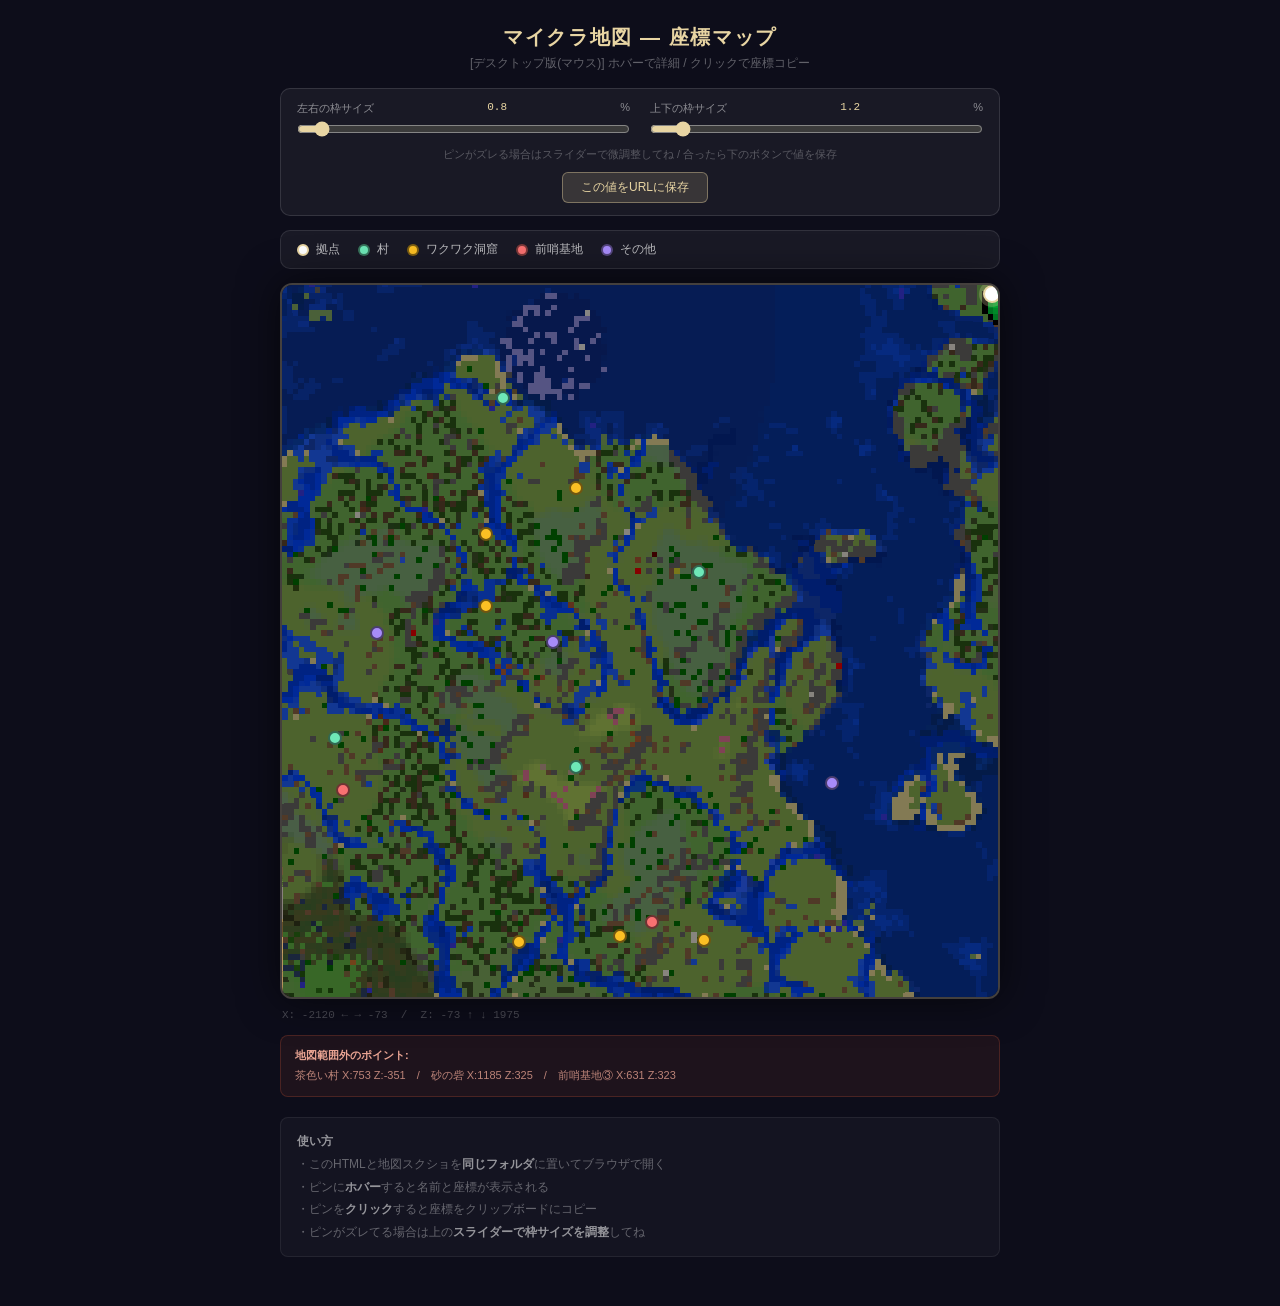
<file: index.html>
<!DOCTYPE html>
<html lang="ja">
<head>
<meta charset="UTF-8">
<meta name="viewport" content="width=device-width, initial-scale=1.0">
<title>マイクラ地図 — 座標マップ</title>
</head>
<body>
  <link rel="stylesheet" href="style.css">
<h1>マイクラ地図 — 座標マップ</h1>
<p class="subtitle" id="subtitle">ホバーで詳細 / ピンクリックで座標コピー</p>

<!-- 枠調整パネル -->
<div class="adjust-panel">
  <div class="adjust-row">
    <div class="adjust-label">左右の枠サイズ <span id="valH">0.8</span>%</div>
    <input type="range" id="sliderH" min="0" max="15" step="0.1" value="0.8">
  </div>
  <div class="adjust-row">
    <div class="adjust-label">上下の枠サイズ <span id="valV">1.2</span>%</div>
    <input type="range" id="sliderV" min="0" max="15" step="0.1" value="1.2">
  </div>
  <div class="adjust-hint">ピンがズレる場合はスライダーで微調整してね / 合ったら下のボタンで値を保存</div>
  <div style="grid-column:1/-1; text-align:center;">
    <button id="saveBtn" style="
      background: rgba(232,213,163,0.15); border: 0.5px solid rgba(232,213,163,0.4);
      color: #e8d5a3; padding: 6px 18px; border-radius: 6px; cursor: pointer; font-size: 12px;
    ">この値をURLに保存</button>
    <span id="saveMsg" style="font-size:11px; color:rgba(255,255,255,0.3); margin-left:10px;"></span>
  </div>
</div>

<!-- 凡例 -->
<div class="legend">
  <div class="legend-item"><div class="legend-dot" style="background:#fff;border-color:#e8d5a3;"></div>拠点</div>
  <div class="legend-item"><div class="legend-dot" style="background:#6ee7b7;"></div>村</div>
  <div class="legend-item"><div class="legend-dot" style="background:#fbbf24;"></div>ワクワク洞窟</div>
  <div class="legend-item"><div class="legend-dot" style="background:#f87171;"></div>前哨基地</div>
  <div class="legend-item"><div class="legend-dot" style="background:#a78bfa;"></div>その他</div>
</div>

<!-- 地図本体 -->
<div class="map-outer">
  <div class="map-aspect">
    <img id="mapImg" src="map_image/Minecraft_for_Windows_2026_06_03_3_44_07.png" alt="マイクラ地図" />
    <div class="map-fallback" id="fallback" style="display:none;">
      <strong>地図画像が見つかりません</strong>
      <span>このHTMLと同じフォルダに画像を置いてください</span>
      <code>Minecraft_for_Windows_2026_06_03_3_44_07.png</code>
    </div>
    <div class="pins-layer" id="pinsLayer"></div>
  </div>
</div>

<div class="coords-bar" id="coordsBar"></div>
<div class="out-of-range" id="outOfRangeBox" style="display:none;"></div>

<div class="usage">
  <strong>使い方</strong><br>
  ・このHTMLと地図スクショを<strong>同じフォルダ</strong>に置いてブラウザで開く<br>
  ・ピンに<strong>ホバー</strong>すると名前と座標が表示される<br>
  ・ピンを<strong>クリック</strong>すると座標をクリップボードにコピー<br>
  ・ピンがズレてる場合は上の<strong>スライダーで枠サイズを調整</strong>してね
</div>

<div id="tooltip">
  <div class="tt-name" id="tt-name"></div>
  <div class="tt-type" id="tt-type"></div>
  <div class="tt-coord" id="tt-coord"></div>
</div>
  <script src="script.js"></script>
</body>
</html>
</file>
<file: style.css>
* { box-sizing: border-box; margin: 0; padding: 0; }

  /* 長押しでの文字選択・画像保存メニューを阻止 */
  body {
    -webkit-user-select: none;
    user-select: none;
    -webkit-touch-callout: none;
  }
  /* スライダーの値表示だけは選択できてもいい */
  .adjust-label span, .coords-bar { -webkit-user-select: text; user-select: text; }

  body {
    background: #0d0d1a;
    font-family: 'Segoe UI', 'Hiragino Sans', 'Yu Gothic', sans-serif;
    color: #fff;
    min-height: 100vh;
    display: flex;
    flex-direction: column;
    align-items: center;
    padding: 24px 16px 48px;
  }

  h1 { font-size: 20px; font-weight: 600; color: #e8d5a3; letter-spacing: 0.08em; margin-bottom: 4px; }
  .subtitle { font-size: 12px; color: rgba(255,255,255,0.35); margin-bottom: 16px; }

  /* ── 調整パネル ── */
  .adjust-panel {
    width: 100%; max-width: 720px;
    background: rgba(255,255,255,0.05);
    border: 0.5px solid rgba(255,255,255,0.12);
    border-radius: 10px;
    padding: 12px 16px;
    margin-bottom: 14px;
    display: grid;
    grid-template-columns: 1fr 1fr;
    gap: 10px 20px;
  }

  .adjust-row {
    display: flex;
    flex-direction: column;
    gap: 5px;
  }

  .adjust-label {
    font-size: 11px;
    color: rgba(255,255,255,0.5);
    display: flex;
    justify-content: space-between;
  }

  .adjust-label span {
    color: #e8d5a3;
    font-family: monospace;
  }

  input[type=range] {
    width: 100%;
    accent-color: #e8d5a3;
    cursor: pointer;
  }

  .adjust-hint {
    grid-column: 1 / -1;
    font-size: 11px;
    color: rgba(255,255,255,0.28);
    text-align: center;
  }

  /* ── 凡例 ── */
  .legend {
    display: flex; flex-wrap: wrap; gap: 10px 18px;
    margin-bottom: 14px; padding: 10px 16px;
    background: rgba(255,255,255,0.05);
    border-radius: 10px; border: 0.5px solid rgba(255,255,255,0.1);
    width: 100%; max-width: 720px;
  }
  .legend-item { display: flex; align-items: center; gap: 7px; font-size: 12px; color: rgba(255,255,255,0.7); }
  .legend-dot { width: 12px; height: 12px; border-radius: 50%; flex-shrink: 0; border: 2px solid rgba(0,0,0,0.5); }

  /* ── 地図本体 ── */
  .map-outer {
    position: relative; width: 100%; max-width: 720px;
    border-radius: 12px; overflow: hidden;
    border: 2px solid rgba(232,213,163,0.25);
    box-shadow: 0 0 40px rgba(0,0,0,0.6);
  }

  .map-aspect { position: relative; width: 100%; padding-top: 99.5%; /* 2378/2390 */ }

  #mapImg {
    position: absolute; inset: 0; width: 100%; height: 100%;
    object-fit: cover; image-rendering: pixelated; display: block;
  }

  .map-fallback {
    position: absolute; inset: 0; display: flex; flex-direction: column;
    align-items: center; justify-content: center;
    background: #1a2a1a; color: rgba(255,255,255,0.4);
    font-size: 13px; text-align: center; padding: 20px; gap: 8px;
  }
  .map-fallback strong { color: #e8d5a3; font-size: 15px; }
  .map-fallback code {
    background: rgba(255,255,255,0.08); padding: 4px 10px;
    border-radius: 6px; font-size: 12px; color: #a0e0a0;
  }

  /* ── ピン層 ── */
  .pins-layer { position: absolute; inset: 0; width: 100%; height: 100%; pointer-events: none; }

  .pin { position: absolute; transform: translate(-50%, -50%); cursor: pointer; pointer-events: all; z-index: 10; }

  .pin-dot {
    width: 14px; height: 14px; border-radius: 50%;
    border: 2px solid rgba(0,0,0,0.55);
    transition: transform 0.15s ease, box-shadow 0.15s ease;
  }
  .pin:hover .pin-dot { transform: scale(1.5); box-shadow: 0 0 0 4px rgba(255,255,255,0.18); }

  .pin-label {
    position: absolute; left: 50%; bottom: calc(100% + 6px);
    transform: translateX(-50%);
    background: rgba(8,8,20,0.92); color: #fff;
    font-size: 11px; padding: 4px 8px; border-radius: 6px;
    white-space: nowrap; pointer-events: none; opacity: 0;
    transition: opacity 0.15s ease;
    border: 0.5px solid rgba(255,255,255,0.18);
    box-shadow: 0 4px 12px rgba(0,0,0,0.4);
  }
  .pin:hover .pin-label { opacity: 1; }

  .pin-home .pin-dot {
    width: 18px; height: 18px; background: #ffffff;
    border: 2.5px solid #e8d5a3;
    box-shadow: 0 0 0 4px rgba(232,213,163,0.25);
  }
  .pin-home:hover .pin-dot { transform: scale(1.3); box-shadow: 0 0 0 6px rgba(232,213,163,0.35); }

  /* ── ツールチップ ── */
  #tooltip {
    position: fixed; background: rgba(8,8,20,0.95);
    border: 0.5px solid rgba(232,213,163,0.35);
    border-radius: 10px; padding: 10px 14px; font-size: 12px;
    pointer-events: none; z-index: 9999; max-width: 240px; display: none;
    box-shadow: 0 8px 24px rgba(0,0,0,0.5);
  }
  .tt-name { font-weight: 600; font-size: 13px; color: #e8d5a3; margin-bottom: 5px; }
  .tt-type { font-size: 11px; margin-bottom: 4px; opacity: 0.7; }
  .tt-coord { font-family: 'Consolas', monospace; font-size: 11px; color: rgba(255,255,255,0.5); }

  /* ── 地図外ポイント ── */
  .out-of-range {
    width: 100%; max-width: 720px; margin-top: 14px;
    padding: 10px 14px;
    background: rgba(255,100,60,0.07);
    border: 0.5px solid rgba(255,100,60,0.2);
    border-radius: 8px; font-size: 11px; color: rgba(255,180,160,0.7); line-height: 1.8;
  }
  .out-of-range strong { color: rgba(255,180,160,0.9); }

  .coords-bar {
    width: 100%; max-width: 720px; margin-top: 10px;
    display: flex; justify-content: space-between;
    font-size: 11px; color: rgba(255,255,255,0.25);
    font-family: 'Consolas', monospace; padding: 0 2px;
  }

  .usage {
    width: 100%; max-width: 720px; margin-top: 20px;
    padding: 12px 16px;
    background: rgba(255,255,255,0.03);
    border-radius: 8px; border: 0.5px solid rgba(255,255,255,0.07);
    font-size: 12px; color: rgba(255,255,255,0.35); line-height: 1.9;
  }
  .usage strong { color: rgba(255,255,255,0.55); }
</file>
